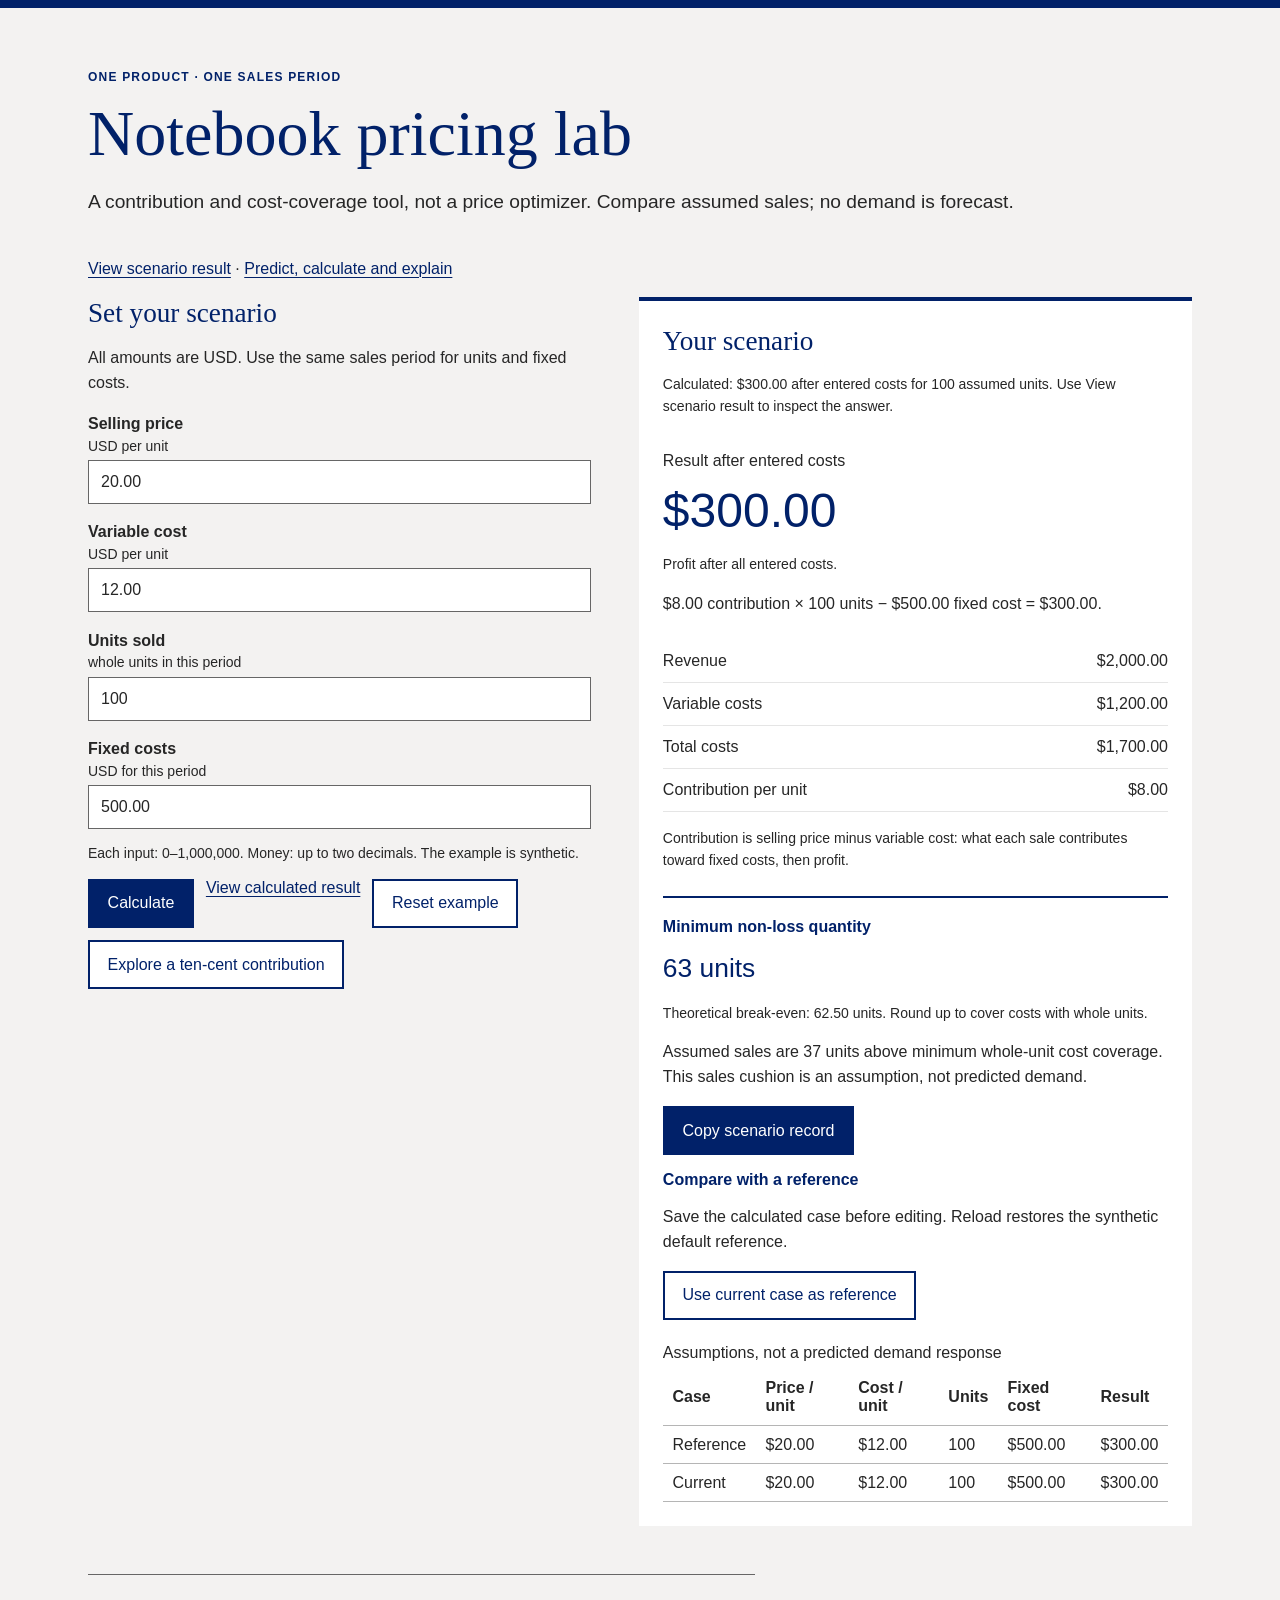
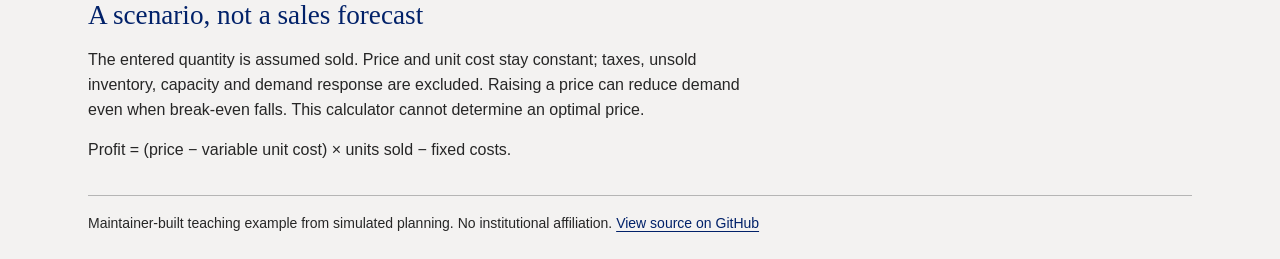
<file: app/index.html>
<!doctype html>
<html lang="en">
<head>
  <meta charset="utf-8">
  <meta name="viewport" content="width=device-width, initial-scale=1">
  <title>Notebook pricing lab</title>
  <link rel="stylesheet" href="./style.css?v=4">
  <script type="module" src="./app.js?v=4"></script>
</head>
<body>
<main>
  <header>
    <p class="eyebrow">ONE PRODUCT · ONE SALES PERIOD</p>
    <h1>Notebook pricing lab</h1>
    <p class="intro">A contribution and cost-coverage tool, not a price optimizer. Compare assumed sales; no demand is forecast.</p>
  </header>
  <p><a href="#results-title">View scenario result</a> · <a href="./learn.html">Predict, calculate and explain</a></p>
  <div class="workspace">
    <section aria-labelledby="inputs-title">
      <h2 id="inputs-title">Set your scenario</h2>
      <p>All amounts are USD. Use the same sales period for units and fixed costs.</p>
      <form novalidate>
        <label for="price">Selling price <span>USD per unit</span></label>
        <input id="price" name="price" inputmode="decimal" value="20.00" aria-describedby="price-error">
        <p class="error" id="price-error"></p>
        <label for="cost">Variable cost <span>USD per unit</span></label>
        <input id="cost" name="cost" inputmode="decimal" value="12.00" aria-describedby="cost-error">
        <p class="error" id="cost-error"></p>
        <label for="quantity">Units sold <span>whole units in this period</span></label>
        <input id="quantity" name="quantity" inputmode="numeric" value="100" aria-describedby="quantity-error">
        <p class="error" id="quantity-error"></p>
        <label for="fixed">Fixed costs <span>USD for this period</span></label>
        <input id="fixed" name="fixed" inputmode="decimal" value="500.00" aria-describedby="fixed-error">
        <p class="error" id="fixed-error"></p>
        <p class="hint">Each input: 0–1,000,000. Money: up to two decimals. The example is synthetic.</p>
        <div class="actions"><button type="submit">Calculate</button><a href="#results-title">View calculated result</a><button type="reset" class="secondary">Reset example</button><button type="button" id="decimal-example" class="secondary">Explore a ten-cent contribution</button></div>
      </form>
    </section>
    <section class="results" aria-labelledby="results-title">
      <h2 id="results-title" tabindex="-1">Your scenario</h2>
      <p id="status" role="status">Loading the calculator…</p>
      <p id="pending" hidden>Inputs changed—calculate to update. Previous numbers are hidden.</p><div id="output" hidden>
        <p class="metric-label">Result after entered costs</p>
        <p class="profit" id="profit"></p>
        <p class="outcome" id="outcome"></p><p id="derivation"></p>
        <dl>
          <div><dt>Revenue</dt><dd id="revenue"></dd></div>
          <div><dt>Variable costs</dt><dd id="variableCost"></dd></div>
          <div><dt>Total costs</dt><dd id="totalCost"></dd></div>
          <div><dt>Contribution per unit</dt><dd id="contribution"></dd></div>
        </dl>
        <p class="explanation">Contribution is selling price minus variable cost: what each sale contributes toward fixed costs, then profit.</p>
        <div class="break-even"><h3>Minimum non-loss quantity</h3><p id="breakEven"></p><p id="break-note"></p><p id="safety"></p></div><button type="button" id="copy">Copy scenario record</button><p id="copy-status" role="status"></p>
      </div>
      <h3>Compare with a reference</h3><p>Save the calculated case before editing. Reload restores the synthetic default reference.</p><button id="save" type="button" class="secondary">Use current case as reference</button><div class="table-scroll" tabindex="0" role="region" aria-label="Scenario comparison"><table><caption>Assumptions, not a predicted demand response</caption><thead><tr><th>Case</th><th>Price / unit</th><th>Cost / unit</th><th>Units</th><th>Fixed cost</th><th>Result</th></tr></thead><tbody id="comparison"></tbody></table></div>
    </section>
  </div>
  <aside aria-labelledby="assumptions-title">
    <h2 id="assumptions-title">A scenario, not a sales forecast</h2>
    <p>The entered quantity is assumed sold. Price and unit cost stay constant; taxes, unsold inventory, capacity and demand response are excluded. Raising a price can reduce demand even when break-even falls. This calculator cannot determine an optimal price.</p>
    <p>Profit = (price − variable unit cost) × units sold − fixed costs.</p>
  </aside>
  <footer>Maintainer-built teaching example from simulated planning. No institutional affiliation. <a href="https://github.com/jordanmeyer/bab-trial-pricing-2026-10-08">View source on GitHub</a></footer>
</main>
</body>
</html>
</file>
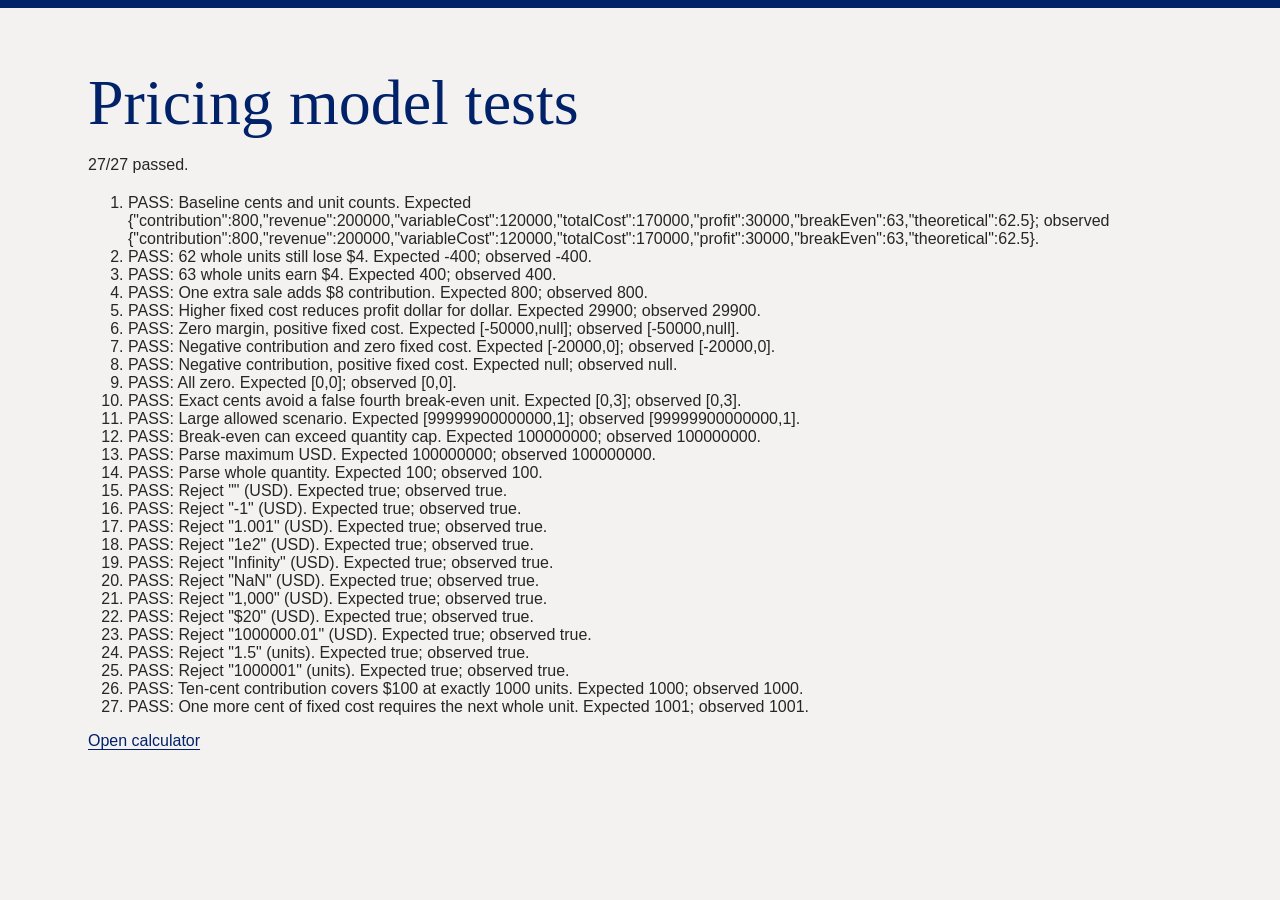
<file: tests/index.html>
<!doctype html>
<html lang="en"><head><meta charset="utf-8"><meta name="viewport" content="width=device-width, initial-scale=1"><title>Pricing model tests</title><link rel="stylesheet" href="../app/style.css"></head>
<body><main><h1>Pricing model tests</h1><p id="summary" role="status">Loading tests… If this remains visible, tests have not completed.</p><ol id="cases"></ol><a href="../app/">Open calculator</a></main>
<script type="module">
const summary = document.querySelector('#summary');
try {
  const { runCases } = await import('./cases.js');
  const results = runCases();
  for (const result of results) {
    const item = document.createElement('li');
    item.textContent = `${result.pass ? 'PASS' : 'FAIL'}: ${result.name}. Expected ${JSON.stringify(result.expected)}; observed ${JSON.stringify(result.actual)}.`;
    document.querySelector('#cases').append(item);
  }
  summary.textContent = `${results.filter(result => result.pass).length}/${results.length} passed.`;
} catch (error) { summary.textContent = `ERROR: Tests did not complete: ${error.message}`; }
</script></body></html>
</file>
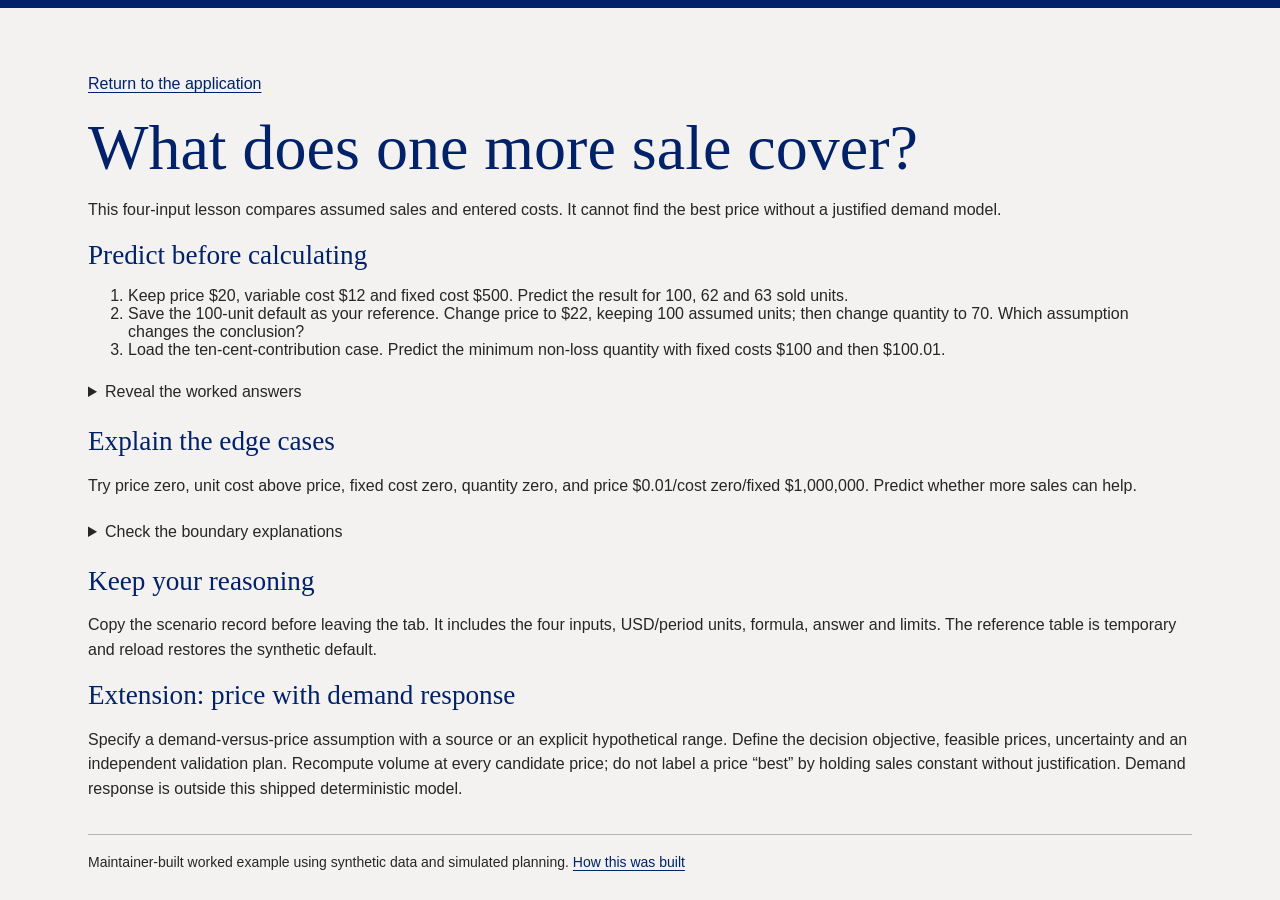
<file: app/learn.html>
<!doctype html><html lang="en"><head><meta charset="utf-8"><meta name="viewport" content="width=device-width,initial-scale=1"><title>Pricing worked lesson</title><link rel="stylesheet" href="./style.css?v=4"></head><body><main><p><a href="./">Return to the application</a></p><h1>What does one more sale cover?</h1><p>This four-input lesson compares assumed sales and entered costs. It cannot find the best price without a justified demand model.</p>
<h2>Predict before calculating</h2><ol><li>Keep price $20, variable cost $12 and fixed cost $500. Predict the result for 100, 62 and 63 sold units.</li><li>Save the 100-unit default as your reference. Change price to $22, keeping 100 assumed units; then change quantity to 70. Which assumption changes the conclusion?</li><li>Load the ten-cent-contribution case. Predict the minimum non-loss quantity with fixed costs $100 and then $100.01.</li></ol>
<details><summary>Reveal the worked answers</summary><p>Contribution is $20 − $12 = $8 per unit. $8 × 100 − $500 = $300. At 62 units, $496 − $500 = −$4; at 63, $504 − $500 = $4. The theoretical threshold is 62.5, while whole-unit cost coverage requires 63. The default's assumed sales cushion is 100 − 63 = 37 units.</p><p>At $22 and 100 units the result is $500. At the same price and 70 units it is $200, below the original $300. Neither volume is predicted: a lower break-even quantity alone does not make a price preferable.</p><p>$19.90 − $19.80 = $0.10. $100 ÷ $0.10 = 1000 units. $100.01 ÷ $0.10 = 1000.1, requiring 1001 whole units. Integer cents avoid floating-point rounding at the boundary.</p></details>
<h2>Explain the edge cases</h2><p>Try price zero, unit cost above price, fixed cost zero, quantity zero, and price $0.01/cost zero/fixed $1,000,000. Predict whether more sales can help.</p><details><summary>Check the boundary explanations</summary><p>Zero quantity leaves a loss equal to positive fixed costs. Nonpositive contribution cannot cover positive fixed costs. With zero fixed cost, zero units is a minimum non-loss quantity, but negative contribution makes every positive quantity a loss; zero contribution makes every quantity exactly cover entered costs. Positive contribution makes every added unit improve the result. With one-cent contribution and $1,000,000 fixed costs the threshold is 100,000,000 units, beyond the supported scenario quantity limit; the app must say so.</p></details>
<h2>Keep your reasoning</h2><p>Copy the scenario record before leaving the tab. It includes the four inputs, USD/period units, formula, answer and limits. The reference table is temporary and reload restores the synthetic default.</p><h2>Extension: price with demand response</h2><p>Specify a demand-versus-price assumption with a source or an explicit hypothetical range. Define the decision objective, feasible prices, uncertainty and an independent validation plan. Recompute volume at every candidate price; do not label a price “best” by holding sales constant without justification. Demand response is outside this shipped deterministic model.</p><footer>Maintainer-built worked example using synthetic data and simulated planning. <a href="https://github.com/jordanmeyer/bab-trial-pricing-2026-10-08/blob/main/BUILD-STORY.md">How this was built</a></footer></main></body></html>
</file>
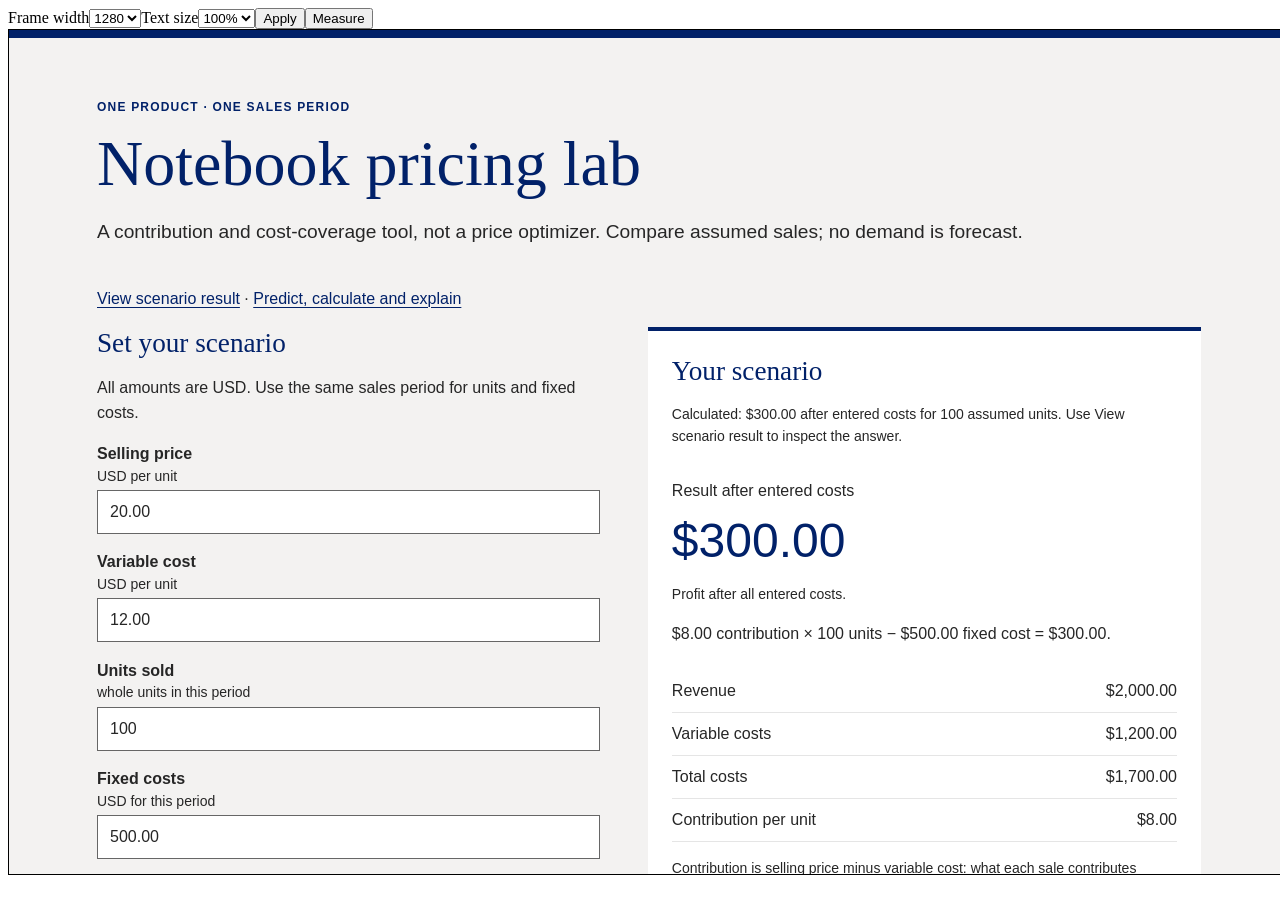
<file: tests/layout.html>
<!doctype html><meta charset="utf-8"><title>Original app layout review</title><label>Frame width<select id="width"><option>1280</option><option>390</option><option>320</option></select></label><label>Text size<select id="text"><option value="100">100%</option><option value="200">200%</option></select></label><button id="apply">Apply</button><button id="measure">Measure</button><iframe title="Application" src="../app/" style="display:block;width:1280px;height:844px;border:1px solid"></iframe><pre id="report"></pre><script>
const frame=document.querySelector('iframe');document.querySelector('#apply').onclick=()=>{const width=Number(document.querySelector('#width').value);frame.style.width=width+'px';const factor=Number(document.querySelector('#text').value)/100;for(const el of frame.contentDocument.querySelectorAll('*')){el.dataset.originalFont ||= frame.contentWindow.getComputedStyle(el).fontSize;}for(const el of frame.contentDocument.querySelectorAll('*'))el.style.fontSize=(parseFloat(el.dataset.originalFont)*factor)+'px';};document.querySelector('#measure').onclick=()=>{const d=frame.contentDocument;document.querySelector('#report').textContent=JSON.stringify({width:d.documentElement.clientWidth,scroll:d.documentElement.scrollWidth,labels:[...d.querySelectorAll('h1,h2')].map(e=>e.textContent),visibleRows:d.querySelectorAll('#rows tr,#ledger tr').length,focused:d.activeElement.outerHTML.slice(0,250)},null,2);};</script>
</file>
<file: app/style.css>
:root { color-scheme: light; font-family: Arial, sans-serif; color: #262626; background: #F3F2F1; }
* { box-sizing: border-box; }
body { margin: 0; border-top: 8px solid #012169; }
main { max-width: 72rem; margin: auto; padding: 3rem 1.5rem 1.5rem; }
h1, h2, h3 { color: #012169; }
h1 { font: 400 clamp(2.5rem, 5vw, 4rem)/1.08 Georgia, serif; margin: .75rem 0 1rem; }
h2 { font: 400 1.7rem/1.2 Georgia, serif; margin: 0 0 1rem; }
h3 { font-size: 1rem; margin: 0; }
p { line-height: 1.55; }
.eyebrow { font-size: .75rem; font-weight: 700; letter-spacing: .1em; color: #012169; }
.intro { font-size: 1.2rem; margin-bottom: 2.5rem; }
.workspace { display: grid; grid-template-columns: 1fr 1.1fr; gap: 3rem; align-items: start; }
label { display: block; font-weight: 700; margin-top: 1.2rem; }
label span { display: block; font-size: .875rem; font-weight: 400; margin-top: .3rem; }
input { width: 100%; font: inherit; padding: .75rem; border: 1px solid #666; border-radius: 0; margin-top: .4rem; color: #262626; background: white; }
input[aria-invalid] { border: 2px solid #C84E00; }
.error { color: #8a3500; margin: .3rem 0 0; font-size: .875rem; }
.error:empty { display: none; }
.hint, .explanation, #break-note, footer { font-size: .875rem; }
.actions { display: flex; gap: .75rem; flex-wrap: wrap; }
button { font: inherit; padding: .85rem 1.1rem; color: white; background: #012169; border: 2px solid #012169; cursor: pointer; }
button:hover { background: #00539B; }
button.secondary { color: #012169; background: white; }
button.secondary:hover { background: #E2E6ED; }
a { color: #012169; text-decoration-thickness: 1px; text-underline-offset: 3px; }
:focus-visible { outline: 3px solid #00539B; outline-offset: 4px; box-shadow: 0 0 0 2px white; }
.results { background: white; border-top: 4px solid #012169; padding: 1.5rem; min-width: 0; }
#status { font-size: .875rem; }
.metric-label { margin-top: 2rem; margin-bottom: .5rem; }
.profit { font-size: clamp(2rem, 4vw, 3rem); line-height: 1.2; color: #012169; margin: 0; overflow-wrap: anywhere; font-variant-numeric: tabular-nums; }
.outcome { font-size: .875rem; }
dl { margin-top: 1.5rem; }
dl div { display: flex; justify-content: space-between; gap: 1rem; border-bottom: 1px solid #E5E5E5; padding: .75rem 0; }
dd { margin: 0; text-align: right; overflow-wrap: anywhere; min-width: 0; font-variant-numeric: tabular-nums; }
.break-even { border-top: 2px solid #012169; margin-top: 1.5rem; padding-top: 1.25rem; }
#breakEven { font-size: 1.65rem; color: #012169; margin: .75rem 0; }
aside { border-top: 1px solid #666; margin-top: 3rem; padding-top: 1.5rem; max-width: 75ch; }
footer { margin-top: 2rem; border-top: 1px solid #B5B5B5; padding-top: 1rem; line-height: 1.6; }
[hidden] { display: none; }
@media (max-width: 44rem) { main { padding: 2rem 1rem 1rem; } .workspace { grid-template-columns: 1fr; gap: 2rem; } .results { padding: 1.25rem; } }

.results { min-height: 32rem; } button:disabled { background:#E5E5E5; color:#666; border-color:#666; cursor:default; } .table-scroll { overflow-x:auto; } table { border-collapse:collapse; width:100%; margin-top:1rem; } th,td { text-align:left; padding:.6rem; border-bottom:1px solid #B5B5B5; } caption { text-align:left; padding:.5rem 0; } pre { white-space:pre-wrap; overflow-wrap:anywhere; } details { margin:1rem 0; } summary { cursor:pointer; padding:.5rem 0; }
</file>
